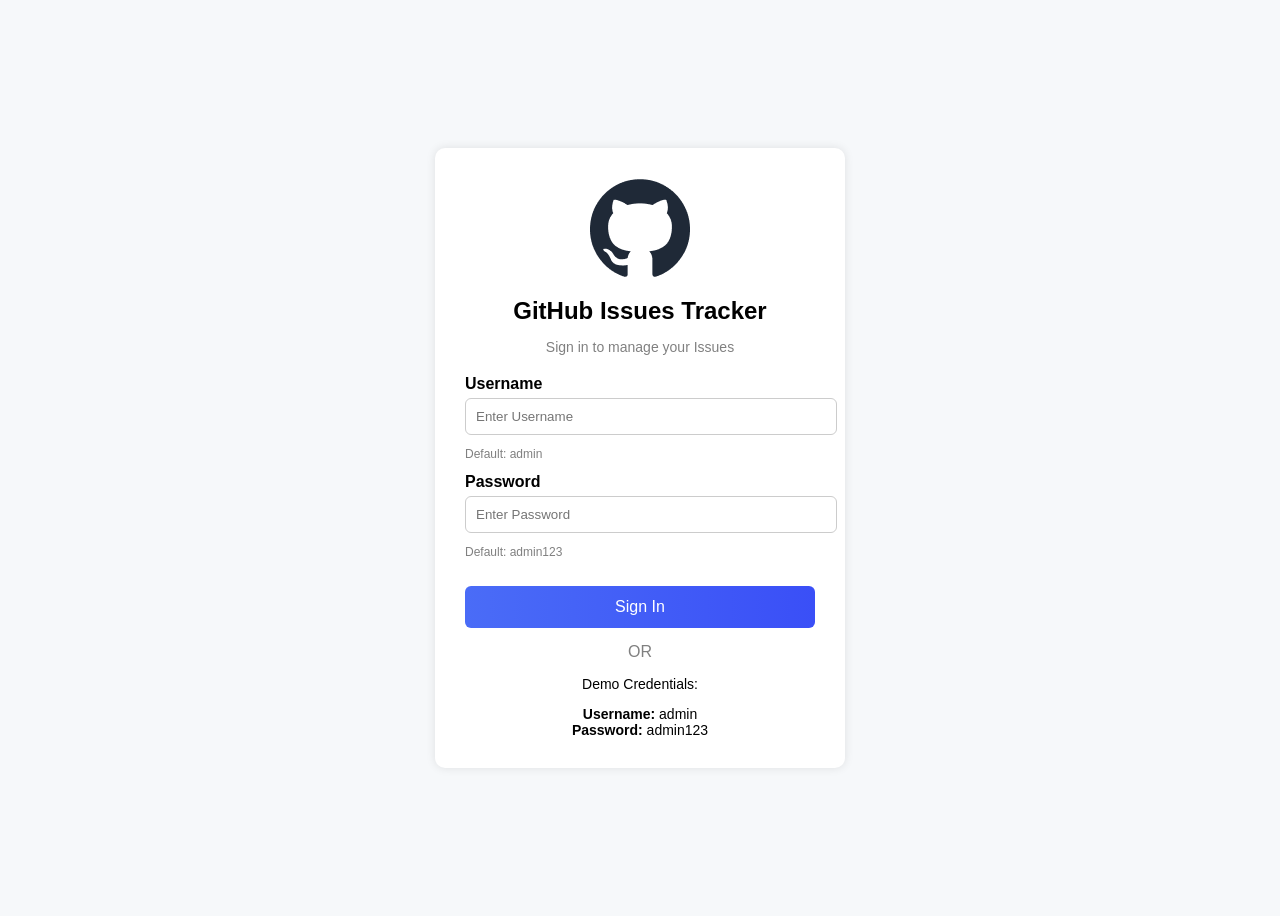
<file: assets/index.html>
<!DOCTYPE html>
<html lang="en">
<head>
<meta charset="UTF-8">
<meta name="viewport" content="width=device-width, initial-scale=1.0">
<title>GitHub Issues Tracker Login</title>

<style>
body{
    font-family: Arial, sans-serif;
    background:#f6f8fa;
    display:flex;
    justify-content:center;
    align-items:center;
    height:100vh;
}

.login-box{
    width:350px;
    background:white;
    padding:30px;
    border-radius:10px;
    box-shadow:0 0 10px rgba(0,0,0,0.1);
    text-align:center;
}

.logo{
    font-size:40px;
}

h2{
    margin:10px 0 5px;
}

.subtitle{
    color:gray;
    font-size:14px;
    margin-bottom:20px;
}

label{
    display:block;
    text-align:left;
    margin-top:10px;
    font-weight:bold;
}

input{
    width:100%;
    padding:10px;
    margin-top:5px;
    border:1px solid #ccc;
    border-radius:6px;
}

.default{
    font-size:12px;
    color:gray;
    text-align:left;
}

button{
    width:100%;
    padding:12px;
    margin-top:15px;
    border:none;
    border-radius:6px;
    background:linear-gradient(90deg,#4a6cf7,#3a4ff7);
    color:white;
    font-size:16px;
    cursor:pointer;
}

button:hover{
    opacity:0.9;
}

.or{
    margin:15px 0;
    color:gray;
}

.demo{
    font-size:14px;
}

@media (max-width: 764px){
    body{
    font-family: Arial, sans-serif;
    background:#f6f8fa;
    display:flex;
    justify-content:center;
    align-items:center;
    height:100vh;
}

.login-box{
    width:350px;
    background:white;
    padding:30px;
    border-radius:10px;
    box-shadow:0 0 10px rgba(0,0,0,0.1);
    text-align:center;
}

.logo{
    font-size:40px;
}

h2{
    margin:10px 0 5px;
}

.subtitle{
    color:gray;
    font-size:14px;
    margin-bottom:20px;
}

label{
    display:block;
    text-align:left;
    margin-top:10px;
    font-weight:bold;
}

input{
    width:100%;
    padding:10px;
    margin-top:5px;
    border:1px solid #ccc;
    border-radius:6px;
}

.default{
    font-size:12px;
    color:gray;
    text-align:left;
}

button{
    width:100%;
    padding:12px;
    margin-top:15px;
    border:none;
    border-radius:6px;
    background:linear-gradient(90deg,#4a6cf7,#3a4ff7);
    color:white;
    font-size:16px;
    cursor:pointer;
}

button:hover{
    opacity:0.9;
}

.or{
    margin:15px 0;
    color:gray;
}

.demo{
    font-size:14px;
}
}
</style>
</head>

<body>

<div class="login-box">

<div class="logo">
    <img src="/assets/github-logo.png" alt="">
</div>

<h2>GitHub Issues Tracker</h2>
<p class="subtitle">Sign in to manage your Issues</p>

<form id="loginForm">

<label>Username</label>
<input type="text" id="username" placeholder="Enter Username">
<p class="default">Default: admin</p>

<label>Password</label>
<input type="password" id="password" placeholder="Enter Password">
<p class="default">Default: admin123</p>

<button type="submit">Sign In</button>

</form>

<p class="or">OR</p>

<div class="demo">
<p>Demo Credentials:</p>
<b>Username:</b> admin <br>
<b>Password:</b> admin123
</div>

</div>

<script>

document.getElementById("loginForm").addEventListener("submit",function(e){
    e.preventDefault();

    let user=document.getElementById("username").value;
    let pass=document.getElementById("password").value;

    if(user==="admin" && pass==="admin123"){
        alert("Login Successful ✅");
        window.location.href = "indexB.html";
    }else{
        alert("Wrong Username or Password ❌");
    }

});

</script>

</body>
</html>
</file>
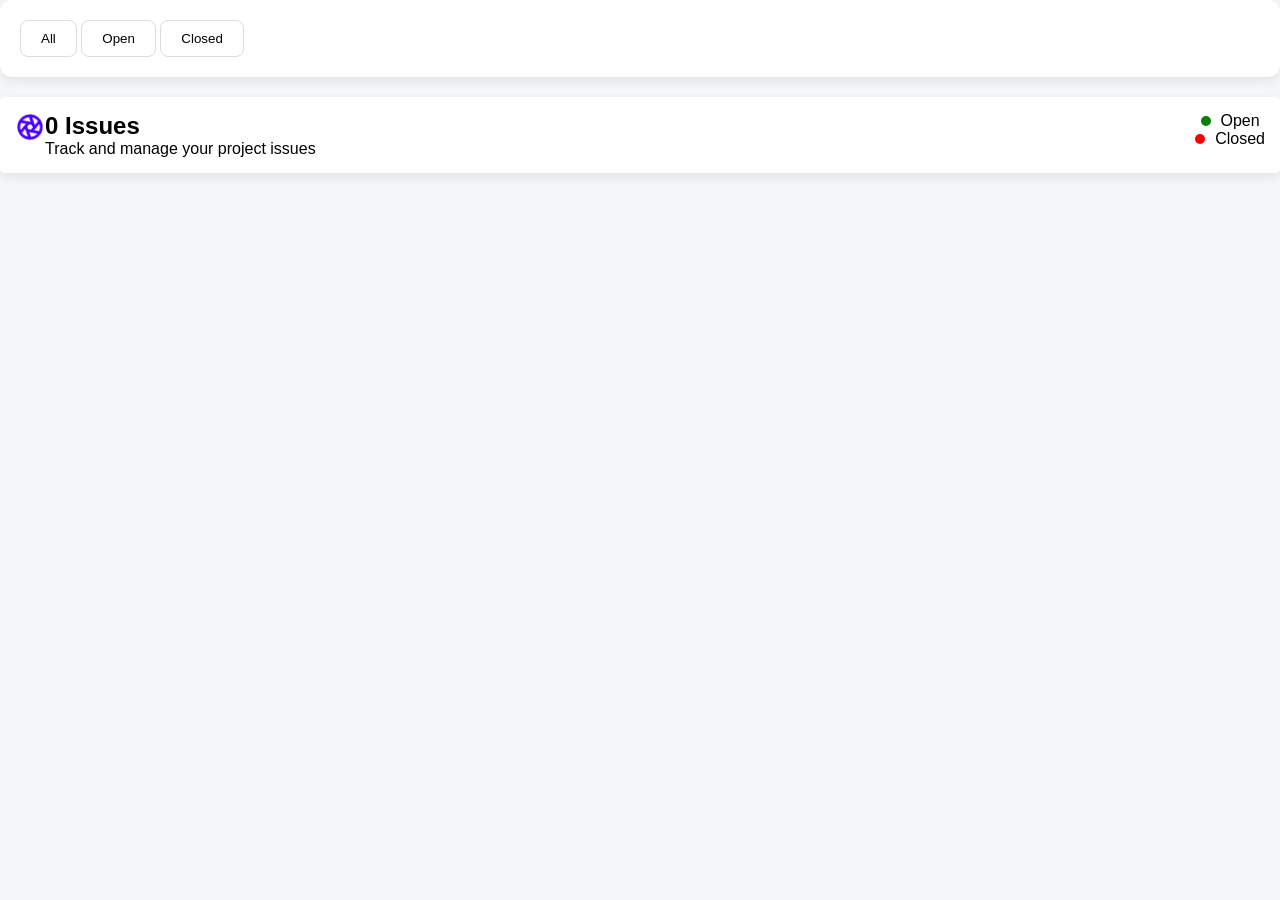
<file: assets/indexB.html>
<!DOCTYPE html>
 <html lang="en">
 <head>
    <meta charset="UTF-8">
    <meta name="viewport" content="width=device-width, initial-scale=1.0">
    <title>githab</title>
    <link rel="stylesheet" href="styleB.css">
 </head>
 <body>
    <div class="buttons">
  <button id="All">All</button>
  <button id="Open">Open</button>
  <button id="closed">Closed</button>
</div>


<!-- Count Box -->

<div class="issue-summary">
  <div class="left">
  <img src="Aperture.png" alt="">
  <div>
  <h2><span id="issueCount">0</span> Issues</h2>
  <p>Track and manage your project issues</p>
  </div>
  </div> <!-- left -->  
  <div class="status-badges">
      <div class="badge-dot">
        <div class="dot open"></div>
        <span id="openCount"></span> Open
      </div>

      <div class="badge-dot">
        <div class="dot closed"></div>
        <span id="closedCount"></span> Closed
      </div>
    </div>
  </div>
</div>

<div id="container"></div>

<script src="sriptB.js"></script>
 </body>
 </html>
</file>
<file: assets/styleB.css>
*{
    margin: 0;
    padding: 0;
    box-sizing: border-box;
 }
 
 body{
    background-color: white;
 }

 .buttons{
    background-color: white;
    padding: 20px;
  border-radius: 12px;
     box-shadow: 0 4px 12px rgba(0, 0, 0, 0.08);

 }

 .buttons button{
  padding: 10px 20px;
  border: 1px solid #ddd;
  border-radius: 8px;
  background: white;
  cursor: pointer;
 }

 #container{
    background-color: white;
    display: grid;
    grid-template-columns: repeat(4, 1fr);
    gap: 10px;
    
 }

 .issues-card{
    background-color: white;
     box-shadow: 0 4px 12px rgba(0, 0, 0, 0.08);
     padding: 15px;

 }
 .description{
    display: -webkit-box;
    -webkit-line-clamp: 2;
    -webkit-box-orient: vertical;
    overflow: hidden;
    margin-bottom: 15px;
 }

 .title{
    font-weight: bold; 
 }

 body {
  background: #f5f6f8;
  font-family: Arial, sans-serif;
}

/* Card */
/* .card { */
.card.open{
  width: 300px;
  background: #fff;
  border-radius: 12px;
  padding: 16px;
  border-top: 4px solid #22c55e;
  box-shadow: 0 6px 16px rgba(0,0,0,0.08);
}

.card.closed {
  width: 300px;
  background: #fff;
  border-radius: 12px;
  padding: 16px;
  border-top: 4px solid red;
  box-shadow: 0 6px 16px rgba(0,0,0,0.08);
}

/* Header */
.card-header {
  display: flex;
  justify-content: space-between;
  align-items: center;
}

/* Status dot */

/* .card.open.status-dot {
  width: 10px;
  height: 10px;
  background: #22c55e;
  border-radius: 50%;
} */

/* Priority */
.priority {
  font-size: 12px;
  padding: 4px 10px;
  border-radius: 20px;
  font-weight: 600;
}

.priority.high {
  background: #fee2e2;
  color: #ef4444;
}

/* Title */
.title {
  font-size: 16px;
  margin: 10px 0 6px;
}

/* Description */
.description {
  font-size: 13px;
  color: #6b7280;
}

/* Labels */
.labels {
  margin-top: 10px;
}

.label {
  font-size: 11px;
  padding: 4px 8px;
  border-radius: 6px;
  margin-right: 6px;
  font-weight: 600;
}

.label.bug {
  background: #fee2e2;
  color: #ef4444;
}

.label.help {
  background: #fef3c7;
  color: #f59e0b;
}

/* Footer */
.card-footer {
  margin-top: 12px;
  padding-top: 10px;
  border-top: 1px solid #eee;
  font-size: 12px;
  color: #9ca3af;
  display: flex;
  justify-content: space-between;
}

.badge-dot{
  display: flex;
  justify-content: center;
  gap: 5px;
  align-items: center;
}
.dot {
  width: 10px;
  height: 10px;
  border-radius: 50%;
 
}

.dot.open {
  background: green;
 
}

.dot.closed {
  background: red;
}
.issue-summary{
    background-color: white;
     box-shadow: 0 4px 12px rgba(0, 0, 0, 0.08);
     margin-top: 20px;
     padding: 15px;
     border-radius: 5px;
     display: flex;
     justify-content: space-between;

}

.left{
  display: flex;
}

.issue-summary img{
    width: 10p;
    height: 30px;
   
}

@media (max-width: 764p) {
  #container {
    grid-template-columns: 1fr;
  }

  .buttons {
    display: flex;
    flex-wrap: wrap;
    gap: 10px;
  }

  .issue-summary {
    flex-direction: column;
    gap: 10px;
  }
}


@media (max-width: 764px){
   #container{
    width: 100%;
    background-color: white;
    display: grid;
    grid-template-columns: repeat(2, 1fr);
    gap: 10px;
    
 }

 .buttons{
  width: 100%;
    background-color: white;
    padding: 20px;
  border-radius: 12px;
     box-shadow: 0 4px 12px rgba(0, 0, 0, 0.08);

 }

 .buttons button{
  padding: 10px 20px;
  border: 1px solid #ddd;
  border-radius: 8px;
  background: white;
  cursor: pointer;
 }

 .badge-dot{
  display: flex;
  justify-content: center;
  gap: 5px;
  align-items: center;
}
.dot {
  width: 10px;
  height: 10px;
  border-radius: 50%;
 
}

.dot.open {
  background: green;
 
}

.dot.closed {
  background: red;
}
.issue-summary{
  width: 100%;
    background-color: white;
     box-shadow: 0 4px 12px rgba(0, 0, 0, 0.08);
     margin-top: 20px;
     padding: 15px;
     border-radius: 5px;
     display: flex;
     justify-content: space-between;

}

.left{
  display: flex;
}

.issue-summary img{
    width: 10p;
    height: 30px;
   
}
}
</file>
